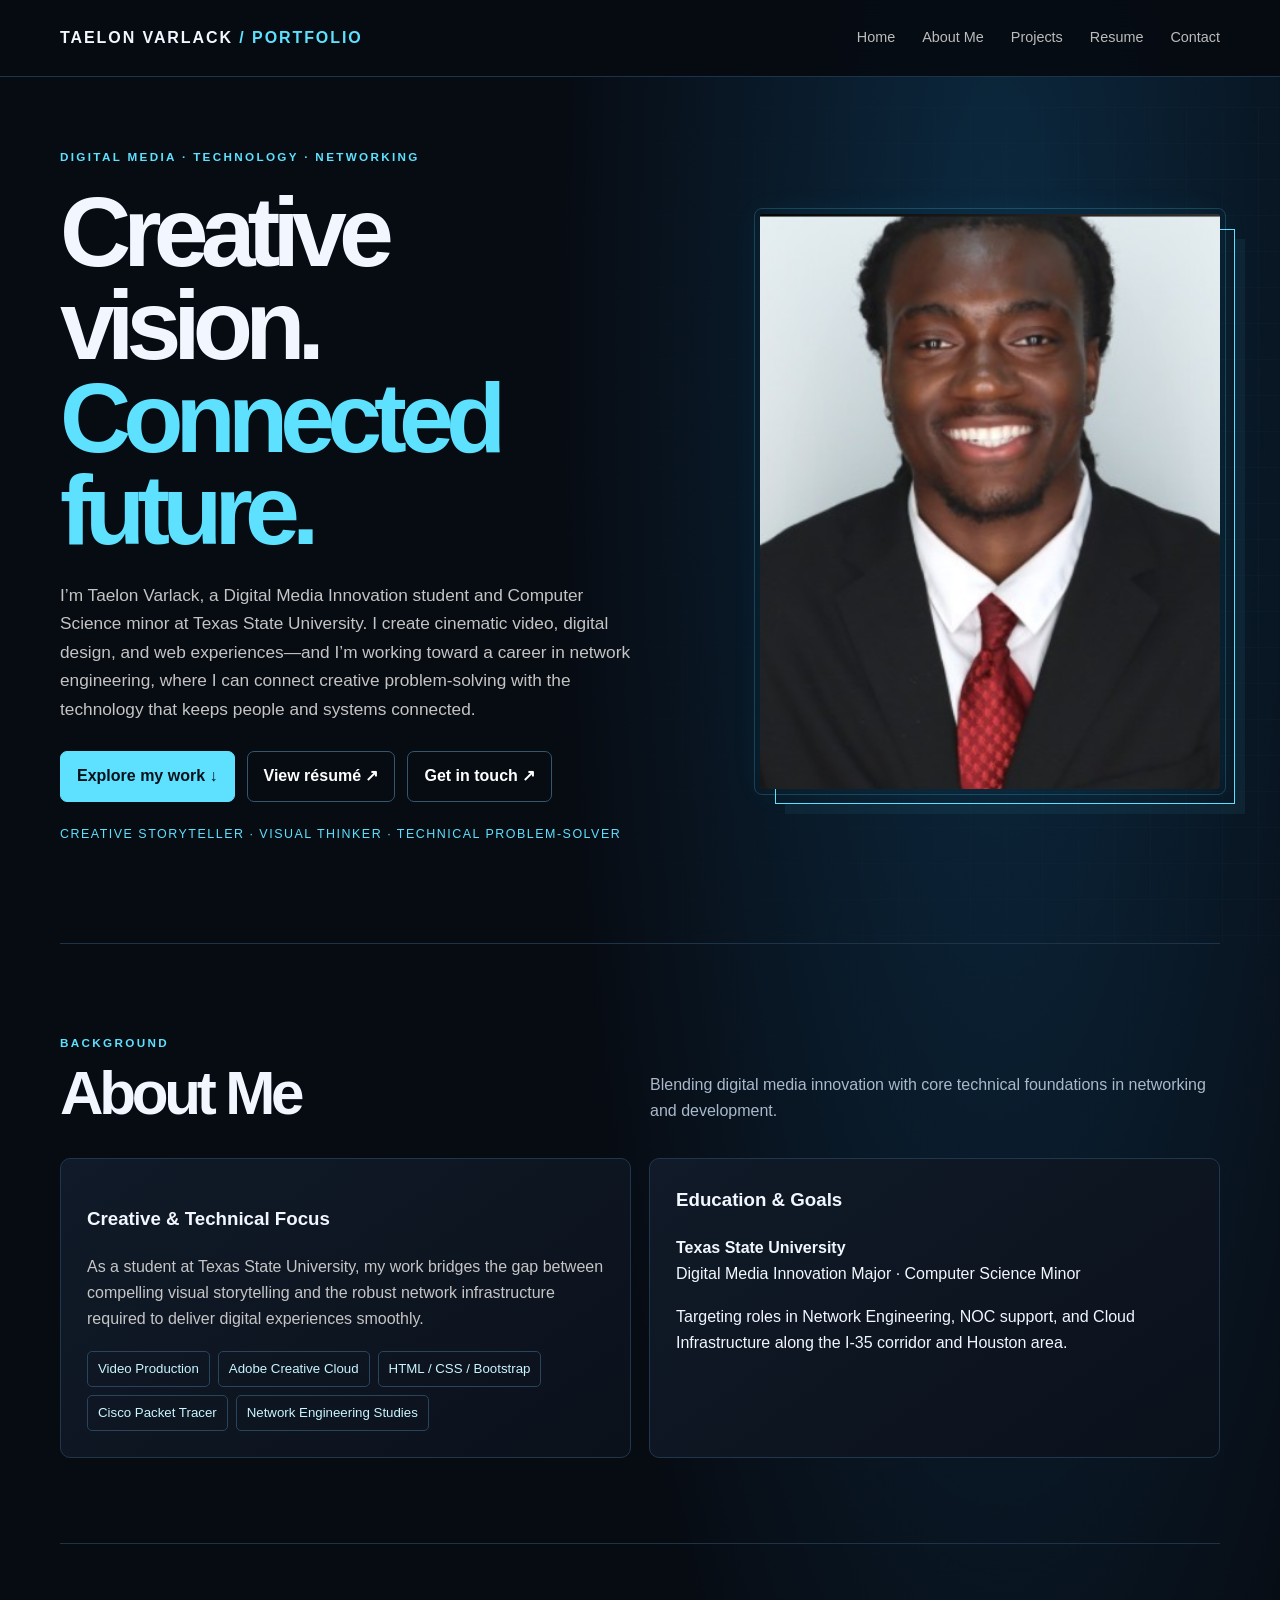
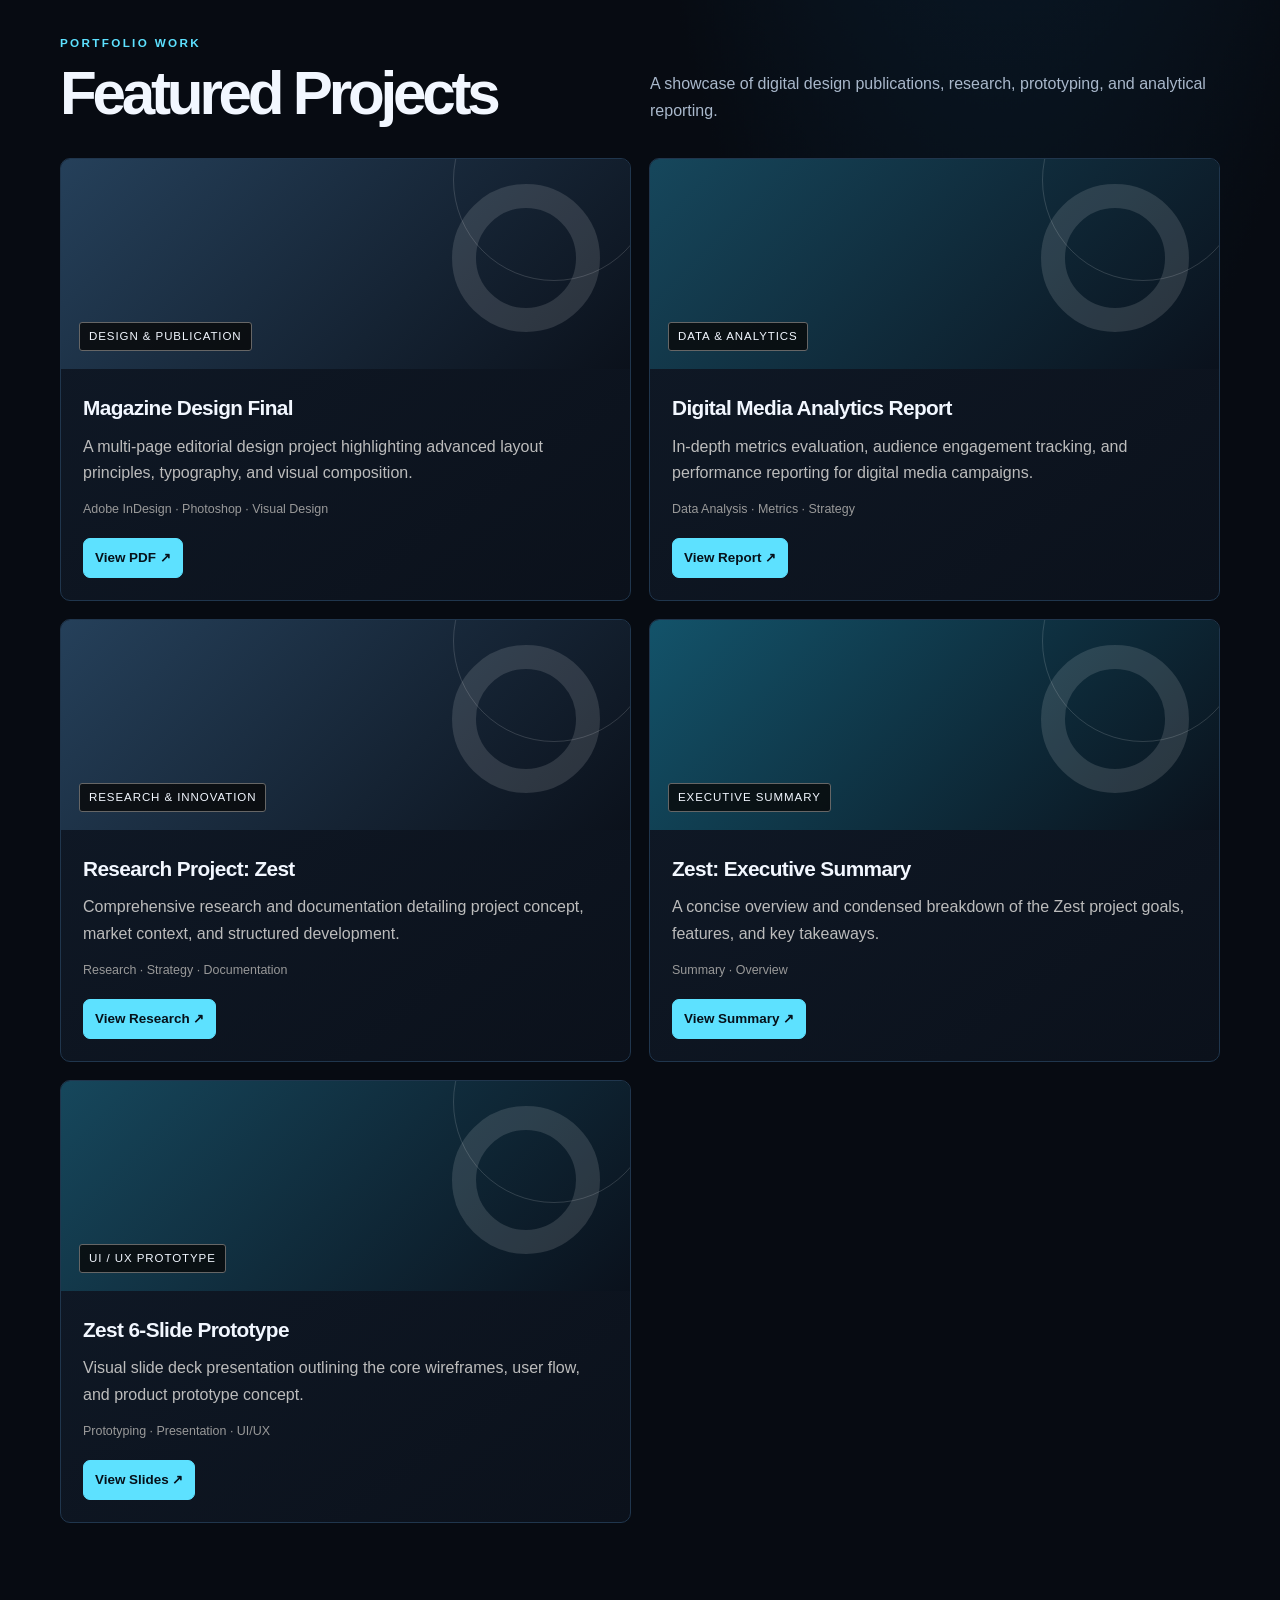
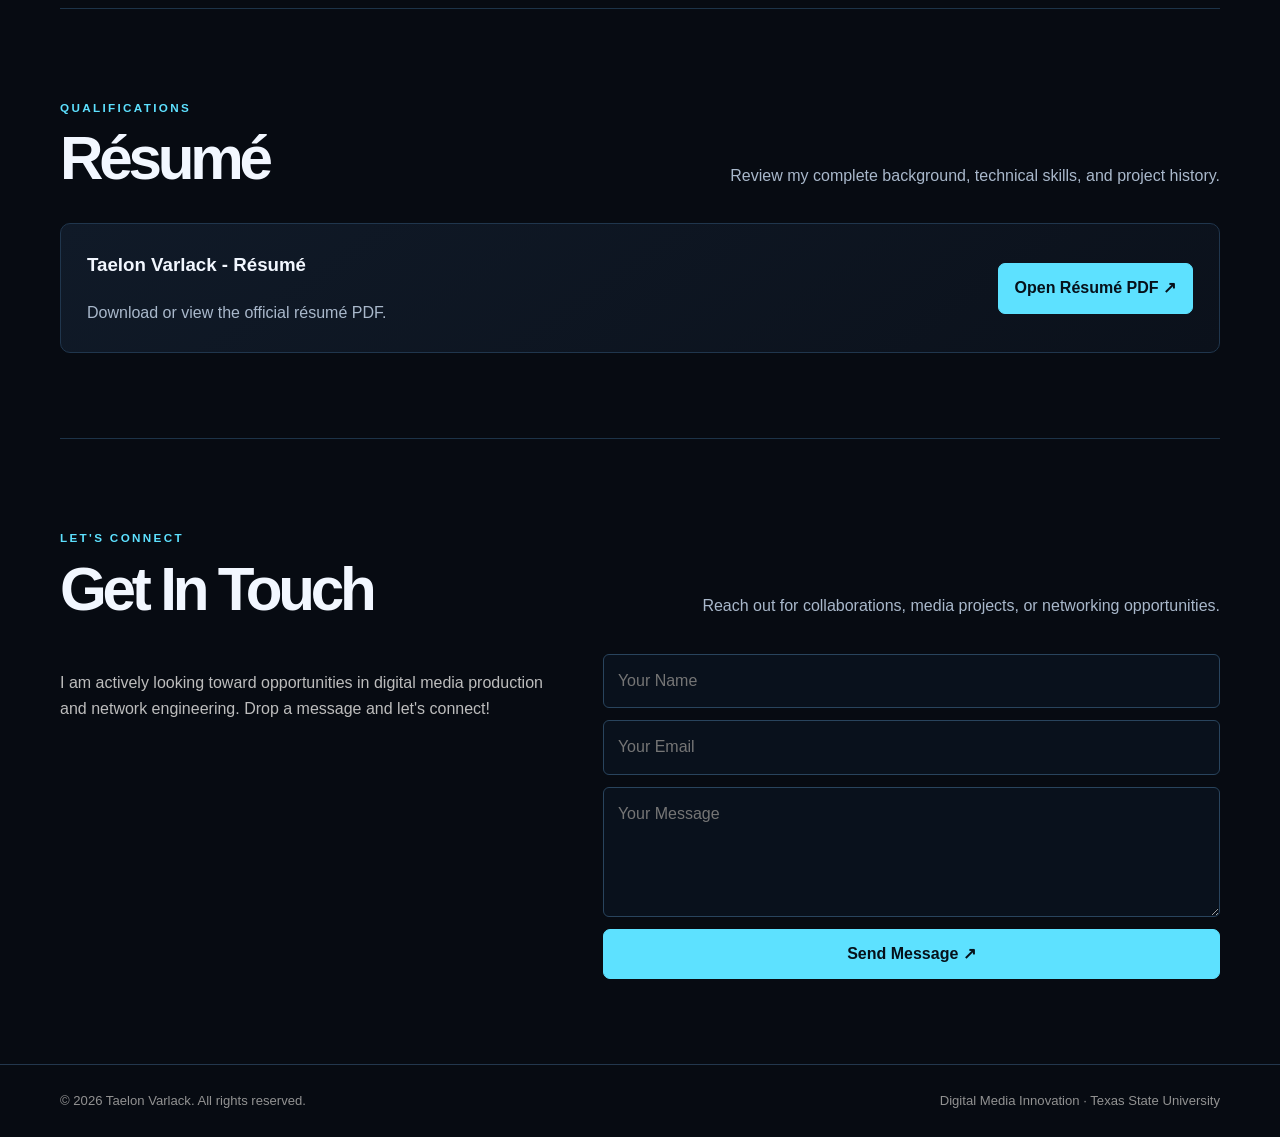
<file: index.html>
<!DOCTYPE html>
<html lang="en"><head><meta charset="UTF-8"><meta name="viewport" content="width=device-width,initial-scale=1"><meta name="description" content="Taelon Varlack’s creative technology portfolio: cinematic video, digital design, social media analytics, front-end coding, and technical problem-solving."><title>Taelon Varlack | Creative Tech Portfolio</title>
<style>
:root{--bg:#080808;--panel:#141414;--panel2:#1b1b1b;--white:#f7f7f7;--muted:#b7b7b7;--line:#303030;--accent:#e9e9e9;--max:1160px}*{box-sizing:border-box}html{scroll-behavior:smooth;scroll-padding-top:90px}body{margin:0;background:var(--bg);color:var(--white);font-family:Inter,Arial,Helvetica,sans-serif;line-height:1.65}a{color:inherit}button{font:inherit}.wrap{width:min(var(--max),calc(100% - 40px));margin:auto}.topbar{position:sticky;top:0;z-index:20;background:#080808eF;backdrop-filter:blur(14px);border-bottom:1px solid var(--line)}.nav{height:76px;display:flex;align-items:center;justify-content:space-between;gap:20px}.logo{font-size:1rem;letter-spacing:.12em;font-weight:850;text-decoration:none}.logo span{color:#aaa}.navlinks{display:flex;gap:27px}.navlinks a{text-decoration:none;color:#bcbcbc;font-size:.9rem;transition:color .2s}.navlinks a:hover,.navlinks a.active{color:#fff}.menu{display:none;border:1px solid var(--line);background:transparent;color:white;padding:8px 12px;border-radius:7px}.hero{min-height:calc(88vh - 76px);display:grid;grid-template-columns:1.05fr .95fr;align-items:center;gap:60px;padding:70px 0 86px}.eyebrow{text-transform:uppercase;letter-spacing:.2em;font-size:.73rem;color:#bdbdbd;font-weight:800}.hero h1{font-size:clamp(3.4rem,7.7vw,7rem);letter-spacing:-.08em;line-height:.94;margin:20px 0 24px}.hero h1 span{color:#929292}.lead{font-size:1.08rem;color:#c4c4c4;max-width:650px}.actions{display:flex;flex-wrap:wrap;gap:12px;margin-top:28px}.btn{display:inline-flex;align-items:center;justify-content:center;gap:8px;border:1px solid #777;padding:11px 16px;border-radius:7px;text-decoration:none;background:transparent;color:white;font-weight:750;cursor:pointer;transition:background .2s,color .2s,transform .2s}.btn:hover{background:#fff;color:#080808;transform:translateY(-2px)}.btn.solid{background:#f5f5f5;color:#090909;border-color:#f5f5f5}.portrait-wrap{position:relative;max-width:460px;justify-self:end;width:100%}.portrait{width:100%;aspect-ratio:4/5;object-fit:cover;display:block;filter:none;border-radius:2px;box-shadow:0 0 32px #00cfff12}.portrait-wrap:after{content:"";position:absolute;inset:15px -15px -15px 15px;border:1px solid #5d5d5d;z-index:-1}.portrait-caption{margin-top:22px;color:#999;font-size:.78rem;letter-spacing:.12em;text-transform:uppercase}.section{padding:85px 0;border-top:1px solid var(--line)}.sectionhead{display:flex;align-items:end;justify-content:space-between;gap:25px;margin-bottom:34px}.section h2{font-size:clamp(2.2rem,4.7vw,4rem);line-height:1;letter-spacing:-.07em;margin:9px 0 0}.intro{max-width:570px;color:var(--muted);margin:0}.aboutgrid{display:grid;grid-template-columns:1fr 1fr;gap:18px}.aboutcopy,.credential{padding:26px;background:var(--panel);border:1px solid var(--line);border-radius:10px}.aboutcopy p{color:#c5c5c5;margin-top:0}.facts{display:grid;grid-template-columns:repeat(2,1fr);gap:12px;margin-top:24px}.fact{padding:17px;border:1px solid var(--line);border-radius:8px}.fact strong{display:block;font-size:1.55rem}.fact span{font-size:.82rem;color:var(--muted)}.credential h3{margin-top:0}.skilllist{display:flex;flex-wrap:wrap;gap:8px}.skill{border:1px solid #3a3a3a;border-radius:5px;padding:6px 10px;font-size:.83rem;color:#ddd}.filters{display:flex;flex-wrap:wrap;gap:8px;margin-bottom:24px}.filter{background:#121212;border:1px solid #393939;border-radius:999px;padding:8px 14px;color:#c9c9c9;cursor:pointer}.filter.active,.filter:hover{background:#f4f4f4;color:#090909;border-color:#f4f4f4}.projects{display:grid;grid-template-columns:repeat(2,minmax(0,1fr));gap:18px}.project{background:var(--panel);border:1px solid var(--line);border-radius:10px;overflow:hidden;transition:transform .2s,border-color .2s}.project:hover{transform:translateY(-4px);border-color:#777}.project[hidden]{display:none}.projectvisual{height:210px;position:relative;overflow:hidden;background:linear-gradient(135deg,#303030,#101010);display:flex;align-items:end;padding:18px}.projectvisual:before{content:"";position:absolute;width:200px;height:200px;border:1px solid #ffffff26;border-radius:50%;right:-25px;top:-80px}.projectvisual:after{content:"";position:absolute;width:100px;height:100px;border:24px solid #ffffff20;border-radius:50%;right:30px;top:25px}.projectvisual span{position:relative;z-index:1;background:#080808cc;border:1px solid #666;padding:4px 9px;font-size:.72rem;letter-spacing:.08em;text-transform:uppercase;border-radius:3px}.v2{background:linear-gradient(135deg,#333,#131313)}.v3{background:linear-gradient(135deg,#454545,#171717)}.v4{background:linear-gradient(135deg,#242424,#090909)}.magazine-cover-img{position:absolute;inset:0;width:100%;height:100%;object-fit:cover;object-position:top center}.projectvisual.magazine-visual{background:#171717;padding:0}.projectvisual.magazine-visual span{position:absolute;left:18px;bottom:18px}.projectbody{padding:22px}.projectbody h3{font-size:1.3rem;letter-spacing:-.03em;margin:0 0 8px}.projectbody p{color:#bcbcbc;margin:0}.projectmeta{font-size:.78rem;color:#999;margin-top:13px}.projectactions{display:flex;flex-wrap:wrap;gap:9px;margin-top:18px}.projectactions .btn{font-size:.84rem;padding:8px 11px}.exp{display:grid;grid-template-columns:1fr 1fr;gap:18px}.experiencecard{padding:25px;border:1px solid var(--line);background:var(--panel);border-radius:10px}.experiencecard h3{margin:5px 0}.date{font-size:.75rem;letter-spacing:.13em;color:#aaa;font-weight:800}.experiencecard p{color:#bbb}.contactbox{display:grid;grid-template-columns:.9fr 1.1fr;gap:38px}.contactintro p{color:#bdbdbd}.contactform{display:grid;gap:12px}.contactform input,.contactform textarea{background:#111;border:1px solid #3a3a3a;border-radius:6px;color:white;padding:13px 14px;width:100%;font:inherit}.contactform input:focus,.contactform textarea:focus{outline:1px solid #aaa}.contactform textarea{min-height:130px;resize:vertical}.note{color:#888;font-size:.8rem}footer{padding:25px 0;border-top:1px solid var(--line);color:#929292;font-size:.82rem}.foot{display:flex;justify-content:space-between;gap:12px;flex-wrap:wrap}dialog{width:min(580px,calc(100% - 28px));background:#141414;color:#fff;border:1px solid #555;border-radius:10px;padding:0}dialog::backdrop{background:#000c;backdrop-filter:blur(4px)}.modalhead{display:flex;justify-content:space-between;gap:15px;align-items:start;padding:20px 22px;border-bottom:1px solid var(--line)}.modalhead h3{margin:4px 0;font-size:1.4rem}.x{background:transparent;border:1px solid #555;color:white;border-radius:5px;padding:4px 10px;cursor:pointer}.modalbody{padding:22px}.modalbody p{color:#c3c3c3}.toast{position:fixed;bottom:20px;left:50%;transform:translate(-50%,15px);opacity:0;background:#f5f5f5;color:#111;padding:11px 16px;border-radius:6px;transition:.2s;pointer-events:none;z-index:50}.toast.show{opacity:1;transform:translate(-50%,0)}@media(max-width:800px){.hero{gap:35px;grid-template-columns:1fr  .8fr}.projects{grid-template-columns:1fr 1fr}.sectionhead{display:block}.intro{margin-top:12px}.contactbox{grid-template-columns:1fr}.navlinks{gap:14px}}@media(max-width:620px){.wrap{width:calc(100% - 28px)}.nav{height:68px}.menu{display:block}.navlinks{display:none;position:absolute;top:67px;left:0;right:0;background:#0c0c0c;border-bottom:1px solid var(--line);padding:18px 22px;flex-direction:column}.navlinks.open{display:flex}.hero{grid-template-columns:1fr;padding:58px 0 70px;gap:34px}.portrait-wrap{justify-self:start;max-width:360px;width:88%}.hero h1{font-size:clamp(3.5rem,15vw,5.4rem)}.aboutgrid,.exp,.projects{grid-template-columns:1fr}.section{padding:62px 0}.projectvisual{height:180px}.facts{grid-template-columns:1fr 1fr}}@media(prefers-reduced-motion:reduce){html{scroll-behavior:auto}*,*:before,*:after{transition:none}}

:root{--bg:#070b12;--panel:#0d1420;--panel2:#111d2c;--white:#f2f7ff;--muted:#a9b8cb;--line:#23374d;--accent:#5de1ff}
body{background:radial-gradient(ellipse at 78% 8%,#0c2940 0,transparent 32%),var(--bg)}
.topbar{background:#070b12eF;border-bottom-color:#1c344b}
.logo span,.eyebrow,.portrait-caption,.date{color:#5de1ff}
.navlinks a:hover,.navlinks a.active{color:#5de1ff}
.hero{position:relative}
.hero:before{content:"";position:absolute;inset:30px -8vw 0 35%;pointer-events:none;opacity:.16;background-image:linear-gradient(#5de1ff22 1px,transparent 1px),linear-gradient(90deg,#5de1ff22 1px,transparent 1px);background-size:36px 36px;mask-image:linear-gradient(90deg,transparent,#000)}
.hero>div{position:relative;z-index:1}
.hero h1 span{color:#5de1ff}
.btn{border-color:#34566f}.btn:hover{background:#5de1ff;color:#06111a;border-color:#5de1ff}.btn.solid{background:#5de1ff;color:#06111a;border-color:#5de1ff}
.portrait-wrap:after{border-color:#5de1ff;box-shadow:10px 10px 0 #5de1ff10}.portrait{outline:1px solid #5de1ff33;outline-offset:5px}
.section{border-top-color:#1d3348}.aboutcopy,.credential,.experiencecard,.project{background:linear-gradient(145deg,#101a28,#0b111b);border-color:#20364d}
.fact,.skill{border-color:#29445d}.skill{color:#c9f6ff}.project:hover{border-color:#5de1ff;box-shadow:0 10px 35px #00cfff12}
.projectvisual{background:radial-gradient(circle at 80% 20%,#1b6580,#0b1421 58%)}.v2{background:linear-gradient(135deg,#16475c,#0a111c)}.v3{background:linear-gradient(135deg,#25405a,#0b111b)}.v4{background:linear-gradient(135deg,#13536a,#0a111b)}
.filter.active,.filter:hover{background:#5de1ff;color:#06111a;border-color:#5de1ff}
.contactform input,.contactform textarea{background:#09111c;border-color:#29445d}.contactform input:focus,.contactform textarea:focus{outline:1px solid #5de1ff}
@media(max-width:620px){.navlinks{background:#09111b}}
</style></head><body>
<header class="topbar"><div class="wrap nav"><a class="logo" href="#home">TAELON VARLACK<span> / PORTFOLIO</span></a><button class="menu" id="menu" aria-expanded="false">☰ Menu</button><nav class="navlinks" id="nav"><a href="#home">Home</a><a href="#about">About Me</a><a href="#projects">Projects</a><a href="#resume">Resume</a><a href="#contact">Contact</a></nav></div></header>
<main>
  <!-- HERO SECTION WITH coverphoto.png AS THE BIG PICTURE -->
  <section class="wrap hero" id="home">
    <div>
      <div class="eyebrow">DIGITAL MEDIA · TECHNOLOGY · NETWORKING</div>
      <h1>Creative vision.<br><span>Connected future.</span></h1>
      <p class="lead">I’m Taelon Varlack, a Digital Media Innovation student and Computer Science minor at Texas State University. I create cinematic video, digital design, and web experiences—and I’m working toward a career in network engineering, where I can connect creative problem-solving with the technology that keeps people and systems connected.</p>
      <div class="actions">
        <a class="btn solid" href="#projects">Explore my work ↓</a>
        <a class="btn" href="resume.pdf" target="_blank" rel="noopener">View résumé ↗</a>
        <a class="btn" href="#contact">Get in touch ↗</a>
      </div>
      <p class="portrait-caption">CREATIVE STORYTELLER · VISUAL THINKER · TECHNICAL PROBLEM-SOLVER</p>
    </div>
    <div class="portrait-wrap">
      <img class="portrait" src="coverphoto.png" alt="Taelon Varlack">
    </div>
  </section>

  <!-- About Section -->
  <section class="wrap section" id="about">
    <div class="sectionhead">
      <div>
        <span class="eyebrow">BACKGROUND</span>
        <h2>About Me</h2>
      </div>
      <p class="intro">Blending digital media innovation with core technical foundations in networking and development.</p>
    </div>
    <div class="aboutgrid">
      <div class="aboutcopy">
        <h3>Creative & Technical Focus</h3>
        <p>As a student at Texas State University, my work bridges the gap between compelling visual storytelling and the robust network infrastructure required to deliver digital experiences smoothly.</p>
        <div class="skilllist" style="margin-top: 18px;">
          <span class="skill">Video Production</span>
          <span class="skill">Adobe Creative Cloud</span>
          <span class="skill">HTML / CSS / Bootstrap</span>
          <span class="skill">Cisco Packet Tracer</span>
          <span class="skill">Network Engineering Studies</span>
        </div>
      </div>
      <div class="credential">
        <h3>Education & Goals</h3>
        <p><strong>Texas State University</strong><br>Digital Media Innovation Major · Computer Science Minor</p>
        <p style="margin-top: 15px;">Targeting roles in Network Engineering, NOC support, and Cloud Infrastructure along the I-35 corridor and Houston area.</p>
      </div>
    </div>
  </section>

  <!-- Projects Section (Magazine project uses clean gradient background instead of coverphoto.png) -->
  <section class="wrap section" id="projects">
    <div class="sectionhead">
      <div>
        <span class="eyebrow">PORTFOLIO WORK</span>
        <h2>Featured Projects</h2>
      </div>
      <p class="intro">A showcase of digital design publications, research, prototyping, and analytical reporting.</p>
    </div>

    <div class="projects">
      <!-- Project 1: Magazine Design Final -->
      <article class="project">
        <div class="projectvisual v3">
          <span>Design & Publication</span>
        </div>
        <div class="projectbody">
          <h3>Magazine Design Final</h3>
          <p>A multi-page editorial design project highlighting advanced layout principles, typography, and visual composition.</p>
          <div class="projectmeta">Adobe InDesign · Photoshop · Visual Design</div>
          <div class="projectactions">
            <a class="btn solid" href="magazine-design-final.pdf" target="_blank" rel="noopener">View PDF ↗</a>
          </div>
        </div>
      </article>

      <!-- Project 2: Analytics Report -->
      <article class="project">
        <div class="projectvisual v2">
          <span>Data & Analytics</span>
        </div>
        <div class="projectbody">
          <h3>Digital Media Analytics Report</h3>
          <p>In-depth metrics evaluation, audience engagement tracking, and performance reporting for digital media campaigns.</p>
          <div class="projectmeta">Data Analysis · Metrics · Strategy</div>
          <div class="projectactions">
            <a class="btn solid" href="analytics-report.pdf" target="_blank" rel="noopener">View Report ↗</a>
          </div>
        </div>
      </article>

      <!-- Project 3: Research Project Zest -->
      <article class="project">
        <div class="projectvisual v3">
          <span>Research & Innovation</span>
        </div>
        <div class="projectbody">
          <h3>Research Project: Zest</h3>
          <p>Comprehensive research and documentation detailing project concept, market context, and structured development.</p>
          <div class="projectmeta">Research · Strategy · Documentation</div>
          <div class="projectactions">
            <a class="btn solid" href="Research%20Project_Zest.pdf" target="_blank" rel="noopener">View Research ↗</a>
          </div>
        </div>
      </article>

      <!-- Project 4: Shortened Zest Summary -->
      <article class="project">
        <div class="projectvisual v4">
          <span>Executive Summary</span>
        </div>
        <div class="projectbody">
          <h3>Zest: Executive Summary</h3>
          <p>A concise overview and condensed breakdown of the Zest project goals, features, and key takeaways.</p>
          <div class="projectmeta">Summary · Overview</div>
          <div class="projectactions">
            <a class="btn solid" href="Shortened%20Zest.pdf" target="_blank" rel="noopener">View Summary ↗</a>
          </div>
        </div>
      </article>

      <!-- Project 5: Zest 6-Slide Prototype -->
      <article class="project">
        <div class="projectvisual v2">
          <span>UI / UX Prototype</span>
        </div>
        <div class="projectbody">
          <h3>Zest 6-Slide Prototype</h3>
          <p>Visual slide deck presentation outlining the core wireframes, user flow, and product prototype concept.</p>
          <div class="projectmeta">Prototyping · Presentation · UI/UX</div>
          <div class="projectactions">
            <a class="btn solid" href="Zest_Fuel_6_Slide_Prototype%20(1).pdf" target="_blank" rel="noopener">View Slides ↗</a>
          </div>
        </div>
      </article>
    </div>
  </section>

  <!-- Resume Section -->
  <section class="wrap section" id="resume">
    <div class="sectionhead">
      <div>
        <span class="eyebrow">QUALIFICATIONS</span>
        <h2>Résumé</h2>
      </div>
      <p class="intro">Review my complete background, technical skills, and project history.</p>
    </div>
    <div class="credential" style="display:flex; justify-content:space-between; align-items:center; flex-wrap:wrap; gap:20px;">
      <div>
        <h3>Taelon Varlack - Résumé</h3>
        <p style="margin:0; color:var(--muted);">Download or view the official résumé PDF.</p>
      </div>
      <a class="btn solid" href="resume.pdf" target="_blank" rel="noopener">Open Résumé PDF ↗</a>
    </div>
  </section>

  <!-- Contact Section -->
  <section class="wrap section" id="contact">
    <div class="sectionhead">
      <div>
        <span class="eyebrow">LET'S CONNECT</span>
        <h2>Get In Touch</h2>
      </div>
      <p class="intro">Reach out for collaborations, media projects, or networking opportunities.</p>
    </div>
    <div class="contactbox">
      <div class="contactintro">
        <p>I am actively looking toward opportunities in digital media production and network engineering. Drop a message and let's connect!</p>
      </div>
      <form class="contactform" action="mailto:varlacktaelon@gmail.com" method="post" enctype="text/plain">
        <input type="text" name="name" placeholder="Your Name" required>
        <input type="email" name="email" placeholder="Your Email" required>
        <textarea name="message" placeholder="Your Message" required></textarea>
        <button type="submit" class="btn solid">Send Message ↗</button>
      </form>
    </div>
  </section>
</main>

<footer>
  <div class="wrap foot">
    <div>© 2026 Taelon Varlack. All rights reserved.</div>
    <div>Digital Media Innovation &middot; Texas State University</div>
  </div>
</footer>

<script>
  const menu = document.getElementById('menu');
  const nav = document.getElementById('nav');
  if (menu && nav) {
    menu.addEventListener('click', () => {
      const open = nav.classList.toggle('open');
      menu.setAttribute('aria-expanded', open);
    });
  }
</script>
</body>
</html>
</file>
